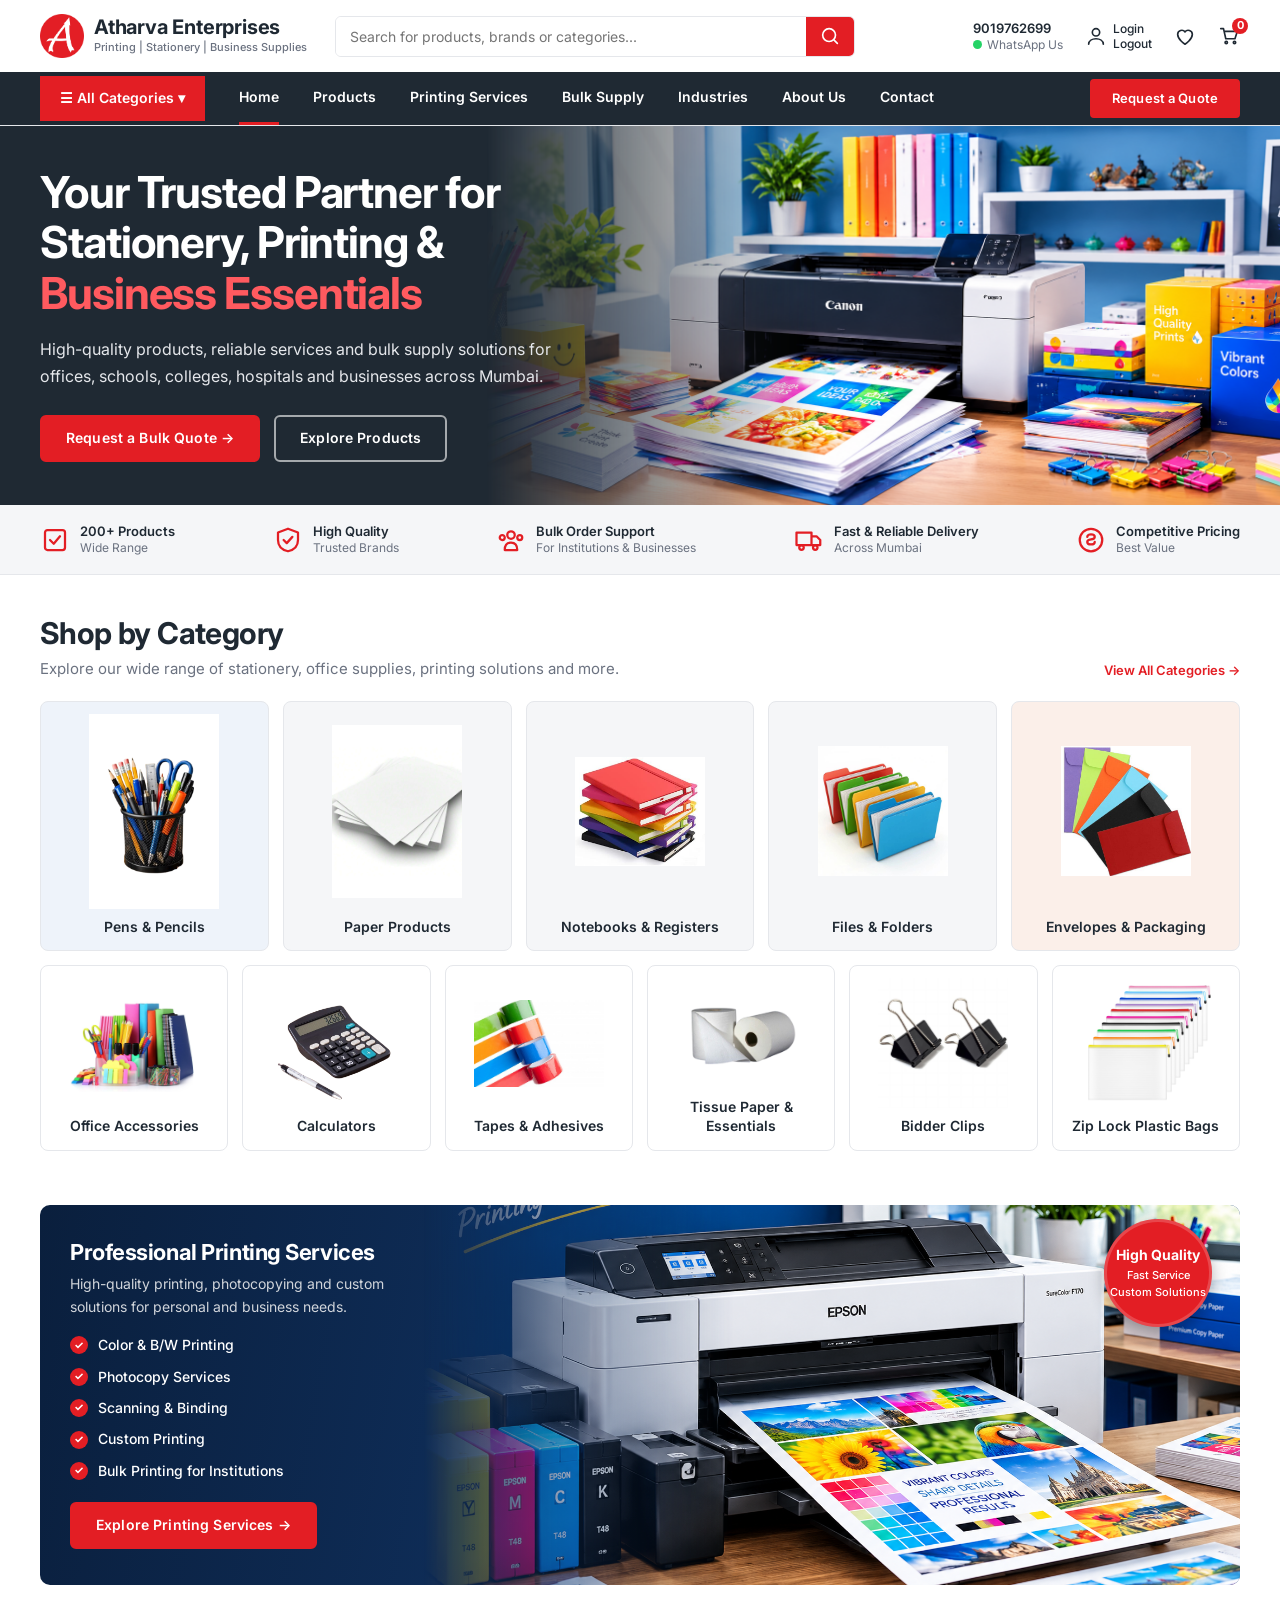
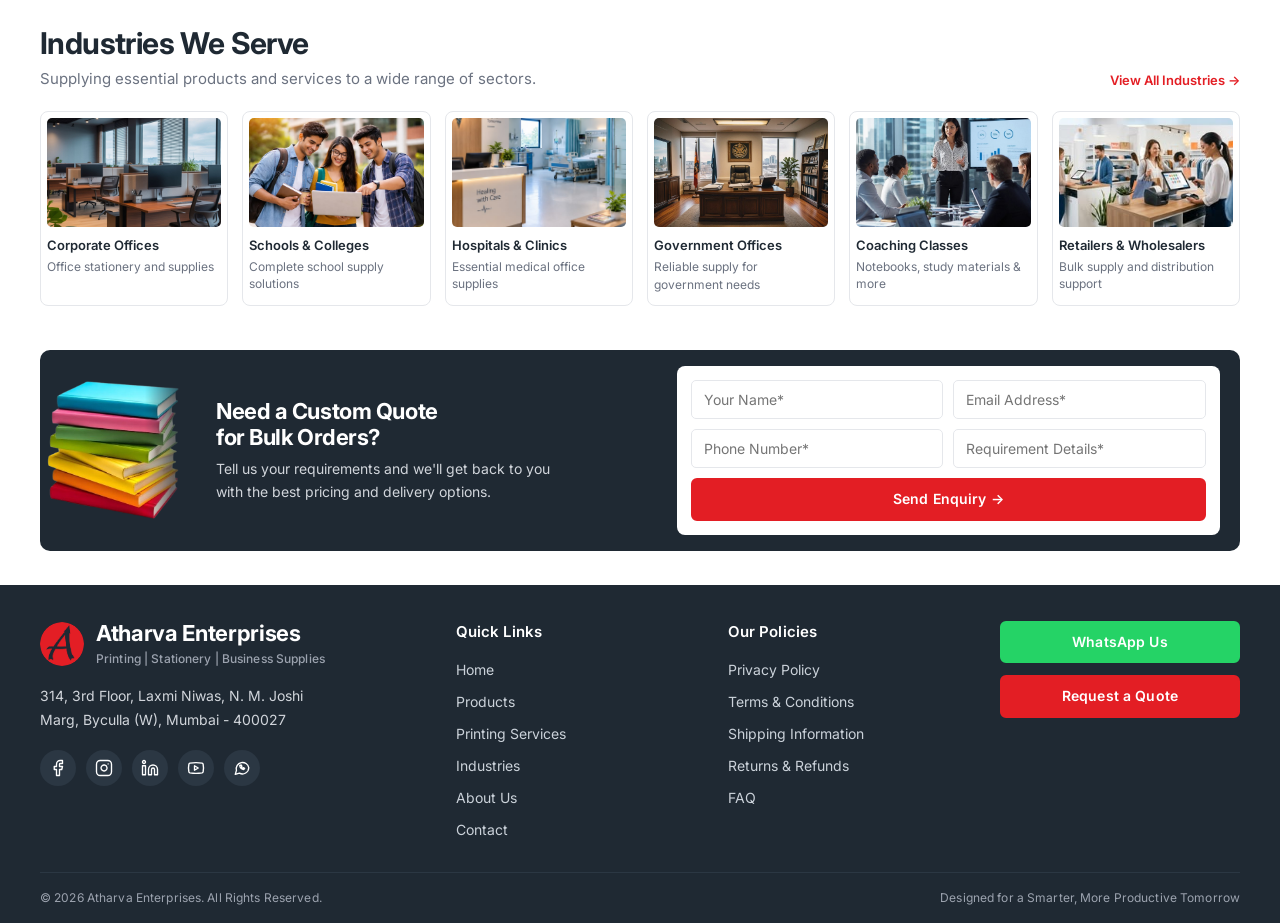
<file: index.html>
<!DOCTYPE html>
<html lang="en">
<head>
<meta charset="UTF-8">
<meta name="viewport" content="width=device-width, initial-scale=1">
<title>Atharva Enterprises | Stationery, Printing &amp; Business Essentials</title>
<link rel="icon" href="images/logo.png">
<link rel="preconnect" href="https://fonts.googleapis.com">
<link rel="preconnect" href="https://fonts.gstatic.com" crossorigin>
<link href="https://fonts.googleapis.com/css2?family=Inter:wght@400;500;600;700;800&display=swap" rel="stylesheet">
<link rel="stylesheet" href="css/style.css">
</head>
<body>

<!-- HEADER -->
<header class="header">
  <div class="container header__top">
    <a class="logo" href="#">
      <img src="images/logo.png" alt="Atharva Enterprises logo">
      <span><strong>Atharva Enterprises</strong><small>Printing | Stationery | Business Supplies</small></span>
    </a>
    <form class="search" role="search" onsubmit="return false">
      <input type="search" placeholder="Search for products, brands or categories..." aria-label="Search">
      <button type="submit" aria-label="Search"><svg viewBox="0 0 24 24"><circle cx="11" cy="11" r="7"/><path d="m20 20-3.5-3.5"/></svg></button>
    </form>
    <div class="header__actions">
      <a class="contact" href="tel:9019762699"><strong>9019762699</strong><span class="wa">WhatsApp Us</span></a>
      <a class="icon-link" href="#"><svg viewBox="0 0 24 24"><circle cx="12" cy="8" r="4"/><path d="M4 21c0-4 4-6 8-6s8 2 8 6"/></svg><span>Login<br>Logout</span></a>
      <a class="icon-link" href="#" aria-label="Wishlist"><svg viewBox="0 0 24 24"><path d="M12 21s-8-5-8-11a4.5 4.5 0 0 1 8-2.5A4.5 4.5 0 0 1 20 10c0 6-8 11-8 11z"/></svg></a>
      <a class="icon-link cart" href="#" aria-label="Cart"><svg viewBox="0 0 24 24"><path d="M3 4h3l2.5 11h10L21 7H7"/><circle cx="9" cy="19" r="1.3"/><circle cx="18" cy="19" r="1.3"/></svg><b>0</b></a>
    </div>
  </div>
  <nav class="nav">
    <div class="container nav__inner">
      <button class="nav__all" type="button">&#9776; All Categories &#9662;</button>
      <ul>
        <li><a href="index.html" aria-current="page">Home</a></li>
        <li><a href="#">Products</a></li>
        <li><a href="#">Printing Services</a></li>
        <li><a href="#">Bulk Supply</a></li>
        <li><a href="#">Industries</a></li>
        <li><a href="about.html">About Us</a></li>
        <li><a href="contact.html">Contact</a></li>
      </ul>
      <a class="btn btn--sm" href="#quote">Request a Quote</a>
    </div>
  </nav>
</header>

<main>
<!-- HERO -->
<section class="hero">
  <div class="container hero__inner">
    <div class="hero__text">
      <h1>Your Trusted Partner for<br><strong>Stationery, Printing &amp;<br><em>Business Essentials</em></strong></h1>
      <p>High-quality products, reliable services and bulk supply solutions for offices, schools, colleges, hospitals and businesses across Mumbai.</p>
      <div class="hero__btns">
        <a class="btn" href="#quote">Request a Bulk Quote &rarr;</a>
        <a class="btn btn--ghost" href="#categories">Explore Products</a>
      </div>
    </div>
  </div>
</section>

<!-- TRUST BAR -->
<section class="trust">
  <ul class="container trust__list">
    <li><svg viewBox="0 0 24 24"><rect x="4" y="4" width="16" height="16" rx="2"/><path d="m8 12 3 3 5-6"/></svg><span><strong>200+ Products</strong>Wide Range</span></li>
    <li><svg viewBox="0 0 24 24"><path d="M12 3 4 6v6c0 5 3.5 8 8 9 4.5-1 8-4 8-9V6z"/><path d="m8.5 12 2.5 2.5 4.5-5"/></svg><span><strong>High Quality</strong>Trusted Brands</span></li>
    <li><svg viewBox="0 0 24 24"><circle cx="12" cy="8" r="3"/><circle cx="5" cy="10" r="2"/><circle cx="19" cy="10" r="2"/><path d="M7 20c0-4 2-6 5-6s5 2 5 6z"/></svg><span><strong>Bulk Order Support</strong>For Institutions &amp; Businesses</span></li>
    <li><svg viewBox="0 0 24 24"><path d="M2 6h12v10H2zM14 9h4l3 3v4h-7"/><circle cx="6" cy="18" r="1.8"/><circle cx="17" cy="18" r="1.8"/></svg><span><strong>Fast &amp; Reliable Delivery</strong>Across Mumbai</span></li>
    <li><svg viewBox="0 0 24 24"><circle cx="12" cy="12" r="9"/><path d="M9 9.5c0-1.5 1.5-2 3-2s3 .7 3 2-1.5 1.8-3 2-3 .7-3 2 1.5 2 3 2 3-.5 3-2"/></svg><span><strong>Competitive Pricing</strong>Best Value</span></li>
  </ul>
</section>

<!-- SHOP BY CATEGORY -->
<section class="section" id="categories">
  <div class="container">
    <div class="section__head">
      <div>
        <h2>Shop by Category</h2>
        <p>Explore our wide range of stationery, office supplies, printing solutions and more.</p>
      </div>
      <a class="link" href="#">View All Categories &rarr;</a>
    </div>
    <div class="cats cats--5">
      <a class="cat cat--blue" href="#"><img src="images/pencil.png" alt="Pens &amp; Pencils"><span>Pens &amp; Pencils</span></a>
      <a class="cat cat--grey" href="#"><img src="images/paper.jpg" alt="Paper Products"><span>Paper Products</span></a>
      <a class="cat cat--grey" href="#"><img src="images/notebook.jpg" alt="Notebooks &amp; Registers"><span>Notebooks &amp; Registers</span></a>
      <a class="cat cat--grey" href="#"><img src="images/file.jpg" alt="Files &amp; Folders"><span>Files &amp; Folders</span></a>
      <a class="cat cat--peach" href="#"><img src="images/envolp.jpg" alt="Envelopes &amp; Packaging"><span>Envelopes &amp; Packaging</span></a>
    </div>
    <div class="cats cats--6">
      <a class="cat" href="#"><img src="images/cat-office.jpg" alt="Office Accessories"><span>Office Accessories</span></a>
      <a class="cat" href="#"><img src="images/cat-calculators.png" alt="Calculators"><span>Calculators</span></a>
      <a class="cat" href="#"><img src="images/cat-tapes.jpg" alt="Tapes &amp; Adhesives"><span>Tapes &amp; Adhesives</span></a>
      <a class="cat" href="#"><img src="images/tissu.png" alt="Tissue Paper &amp; Essentials"><span>Tissue Paper &amp; Essentials</span></a>
      <a class="cat" href="#"><img src="images/clip.jpg" alt="Printing Services"><span>Bidder Clips</span></a>
      <a class="cat" href="#"><img src="images/plastic.jpg" alt="School Supplies"><span>Zip Lock Plastic Bags</span></a>
    </div>
  </div>
</section>

<!-- PRINTING SERVICES -->
<section class="container">
  <div class="print">
    <div class="print__text">
      <h2>Professional Printing Services</h2>
      <p>High-quality printing, photocopying and custom solutions for personal and business needs.</p>
      <ul>
        <li>Color &amp; B/W Printing</li>
        <li>Photocopy Services</li>
        <li>Scanning &amp; Binding</li>
        <li>Custom Printing</li>
        <li>Bulk Printing for Institutions</li>
      </ul>
      <a class="btn" href="#">Explore Printing Services &rarr;</a>
    </div>
    <img class="print__img" src="images/printing.png" alt="Large format printer">
    <div class="badge"><strong>High Quality</strong><span>Fast Service</span><span>Custom Solutions</span></div>
  </div>
</section>

<!-- INDUSTRIES -->
<section class="section">
  <div class="container">
    <div class="section__head">
      <div>
        <h2>Industries We Serve</h2>
        <p>Supplying essential products and services to a wide range of sectors.</p>
      </div>
      <a class="link" href="#">View All Industries &rarr;</a>
    </div>
    <div class="inds">
      <a class="ind" href="#"><img src="images/cooprate.jpg" alt="Corporate Offices"><strong>Corporate Offices</strong><span>Office stationery and supplies</span></a>
      <a class="ind" href="#"><img src="images/school.jpg" alt="Schools &amp; Colleges"><strong>Schools &amp; Colleges</strong><span>Complete school supply solutions</span></a>
      <a class="ind" href="#"><img src="images/hospital.jpg" alt="Hospitals &amp; Clinics"><strong>Hospitals &amp; Clinics</strong><span>Essential medical office supplies</span></a>
      <a class="ind" href="#"><img src="images/goverment.jpg" alt="Government Offices"><strong>Government Offices</strong><span>Reliable supply for government needs</span></a>
      <a class="ind" href="#"><img src="images/coaching.jpg" alt="Coaching Classes"><strong>Coaching Classes</strong><span>Notebooks, study materials &amp; more</span></a>
      <a class="ind" href="#"><img src="images/retailer.jpg" alt="Retailers &amp; Wholesalers"><strong>Retailers &amp; Wholesalers</strong><span>Bulk supply and distribution support</span></a>
    </div>
  </div>
</section>

<!-- QUOTE -->
<section class="container" id="quote">
  <div class="quote">
    <img class="quote__img" src="images/cta.png" alt="Stack of books">
    <div class="quote__text">
      <h2>Need a Custom Quote<br>for Bulk Orders?</h2>
      <p>Tell us your requirements and we'll get back to you with the best pricing and delivery options.</p>
    </div>
    <form class="quote__form" onsubmit="return false">
      <input type="text" placeholder="Your Name*" aria-label="Your Name" required>
      <input type="email" placeholder="Email Address*" aria-label="Email Address" required>
      <input type="tel" placeholder="Phone Number*" aria-label="Phone Number" required>
      <input type="text" placeholder="Requirement Details*" aria-label="Requirement Details" required>
      <button class="btn" type="submit">Send Enquiry &rarr;</button>
    </form>
  </div>
</section>
</main>

<!-- FOOTER -->
<footer class="footer">
  <div class="container footer__inner">
    <div class="footer__brand">
      <a class="logo" href="#">
        <img src="images/logo.png" alt="Atharva Enterprises logo">
        <span><strong>Atharva Enterprises</strong><small>Printing | Stationery | Business Supplies</small></span>
      </a>
      <p>314, 3rd Floor, Laxmi Niwas, N. M. Joshi Marg, Byculla (W), Mumbai - 400027</p>
      <div class="social">
        <a href="#" target="_blank" rel="noopener" aria-label="Facebook"><svg viewBox="0 0 24 24"><path d="M18 2h-3a5 5 0 0 0-5 5v3H7v4h3v8h4v-8h3l1-4h-4V7a1 1 0 0 1 1-1h3z"/></svg></a>
        <a href="#" target="_blank" rel="noopener" aria-label="Instagram"><svg viewBox="0 0 24 24"><rect x="2" y="2" width="20" height="20" rx="5"/><path d="M16 11.4A4 4 0 1 1 12.6 8 4 4 0 0 1 16 11.4z"/><path d="M17.5 6.5h.01"/></svg></a>
        <a href="#" target="_blank" rel="noopener" aria-label="LinkedIn"><svg viewBox="0 0 24 24"><path d="M16 8a6 6 0 0 1 6 6v7h-4v-7a2 2 0 0 0-4 0v7h-4v-7a6 6 0 0 1 6-6z"/><rect x="2" y="9" width="4" height="12"/><circle cx="4" cy="4" r="2"/></svg></a>
        <a href="#" target="_blank" rel="noopener" aria-label="YouTube"><svg viewBox="0 0 24 24"><path d="M2.5 17a24 24 0 0 1 0-10 2 2 0 0 1 1.4-1.4 49.6 49.6 0 0 1 16.2 0A2 2 0 0 1 21.5 7a24 24 0 0 1 0 10 2 2 0 0 1-1.4 1.4 49.6 49.6 0 0 1-16.2 0A2 2 0 0 1 2.5 17z"/><path d="m10 15 5-3-5-3z"/></svg></a>
        <a href="https://wa.me/919019762699" target="_blank" rel="noopener" aria-label="WhatsApp"><svg viewBox="0 0 24 24"><path d="M21 11.5a8.4 8.4 0 0 1-12.4 7.4L3 20.5l1.6-5.4A8.4 8.4 0 1 1 21 11.5z"/><path d="M9 8.5c0 3 2.5 5.500 5.500 5.500l1-1.500-1.800-.9-.8.800a4 4 0 0 1-1.800-1.800l.8-.8-.9-1.800z"/></svg></a>
      </div>
    </div>
    <div class="footer__col">
      <h3>Quick Links</h3>
      <a href="#">Home</a><a href="#">Products</a><a href="#">Printing Services</a><a href="#">Industries</a><a href="about.html">About Us</a><a href="contact.html">Contact</a>
    </div>
    <div class="footer__col">
      <h3>Our Policies</h3>
      <a href="#">Privacy Policy</a><a href="#">Terms &amp; Conditions</a><a href="#">Shipping Information</a><a href="#">Returns &amp; Refunds</a><a href="#">FAQ</a>
    </div>
    <div class="footer__cta">
      <a class="btn btn--wa" href="https://wa.me/919019762699">WhatsApp Us</a>
      <a class="btn" href="#quote">Request a Quote</a>
    </div>
  </div>
  <div class="footer__bar container">
    <span>&copy; 2026 Atharva Enterprises. All Rights Reserved.</span>
    <span>Designed for a Smarter, More Productive Tomorrow</span>
  </div>
</footer>

</body>
</html>
</file>
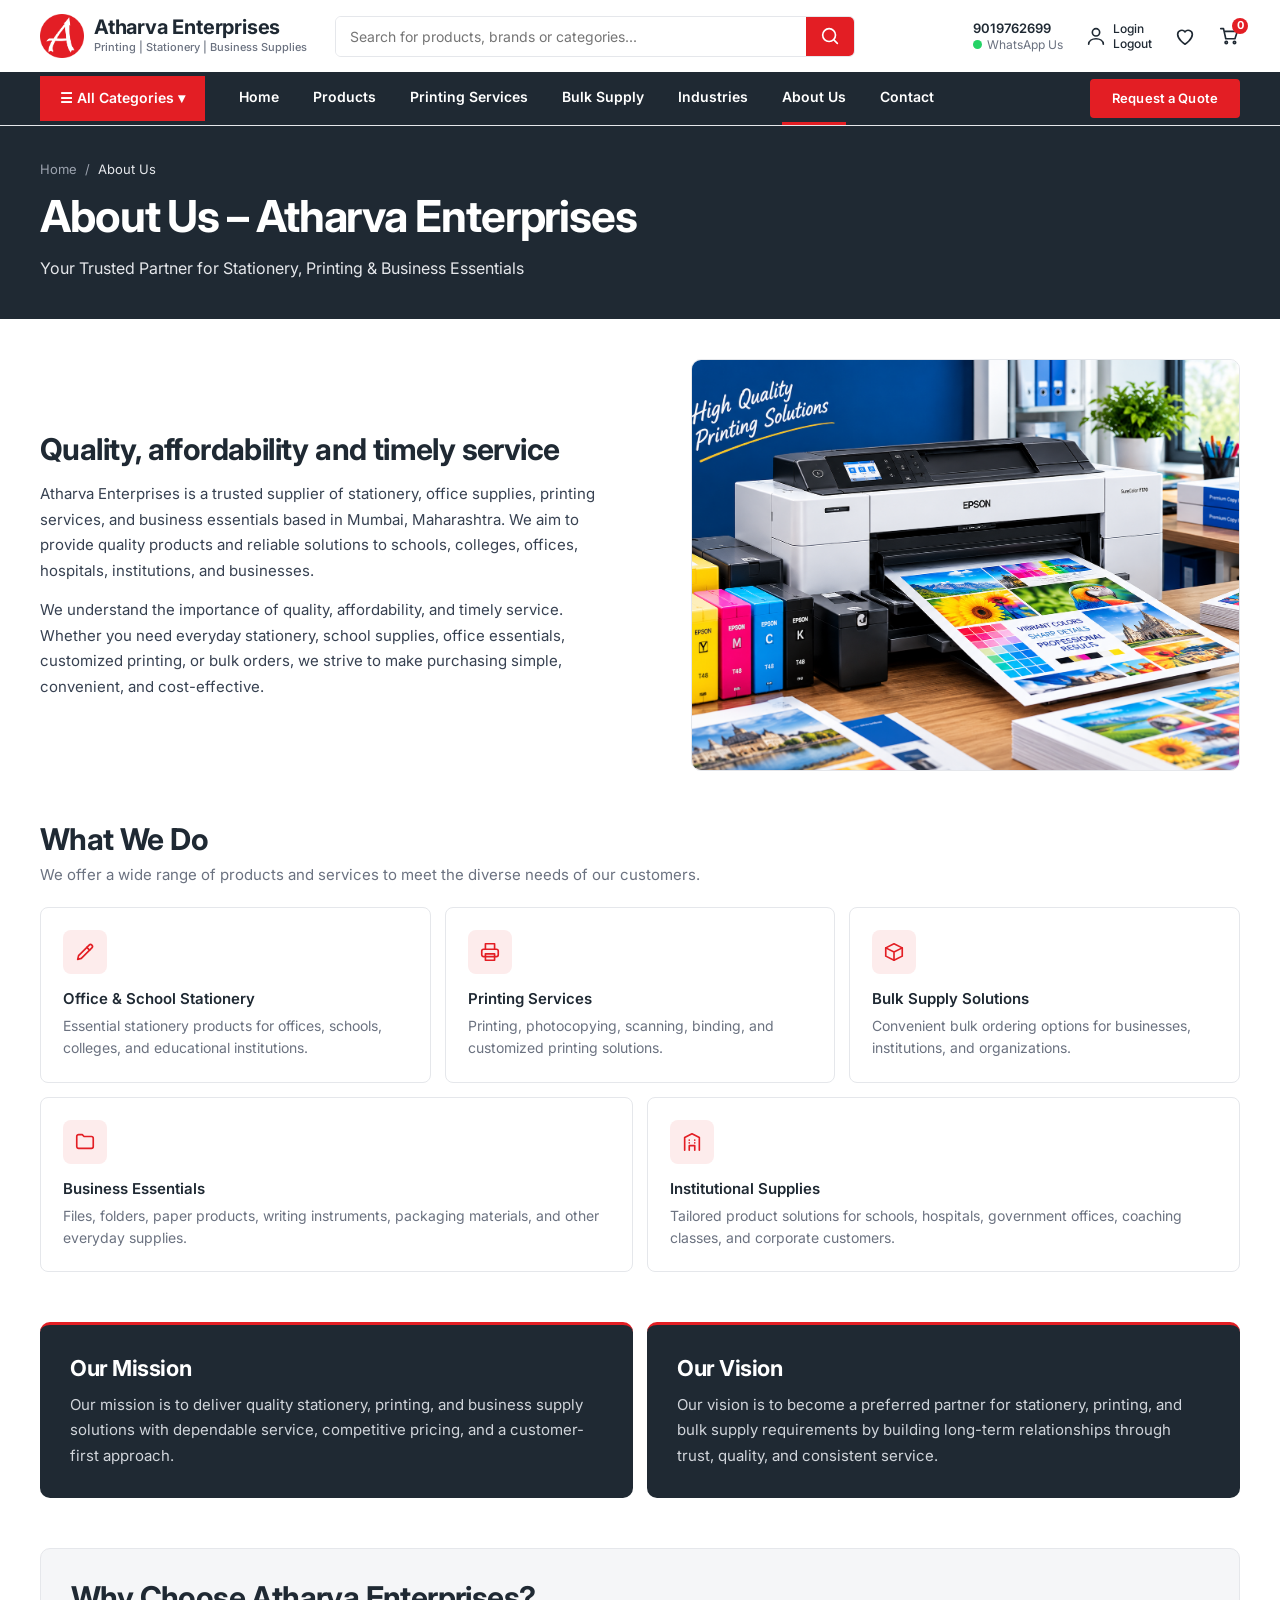
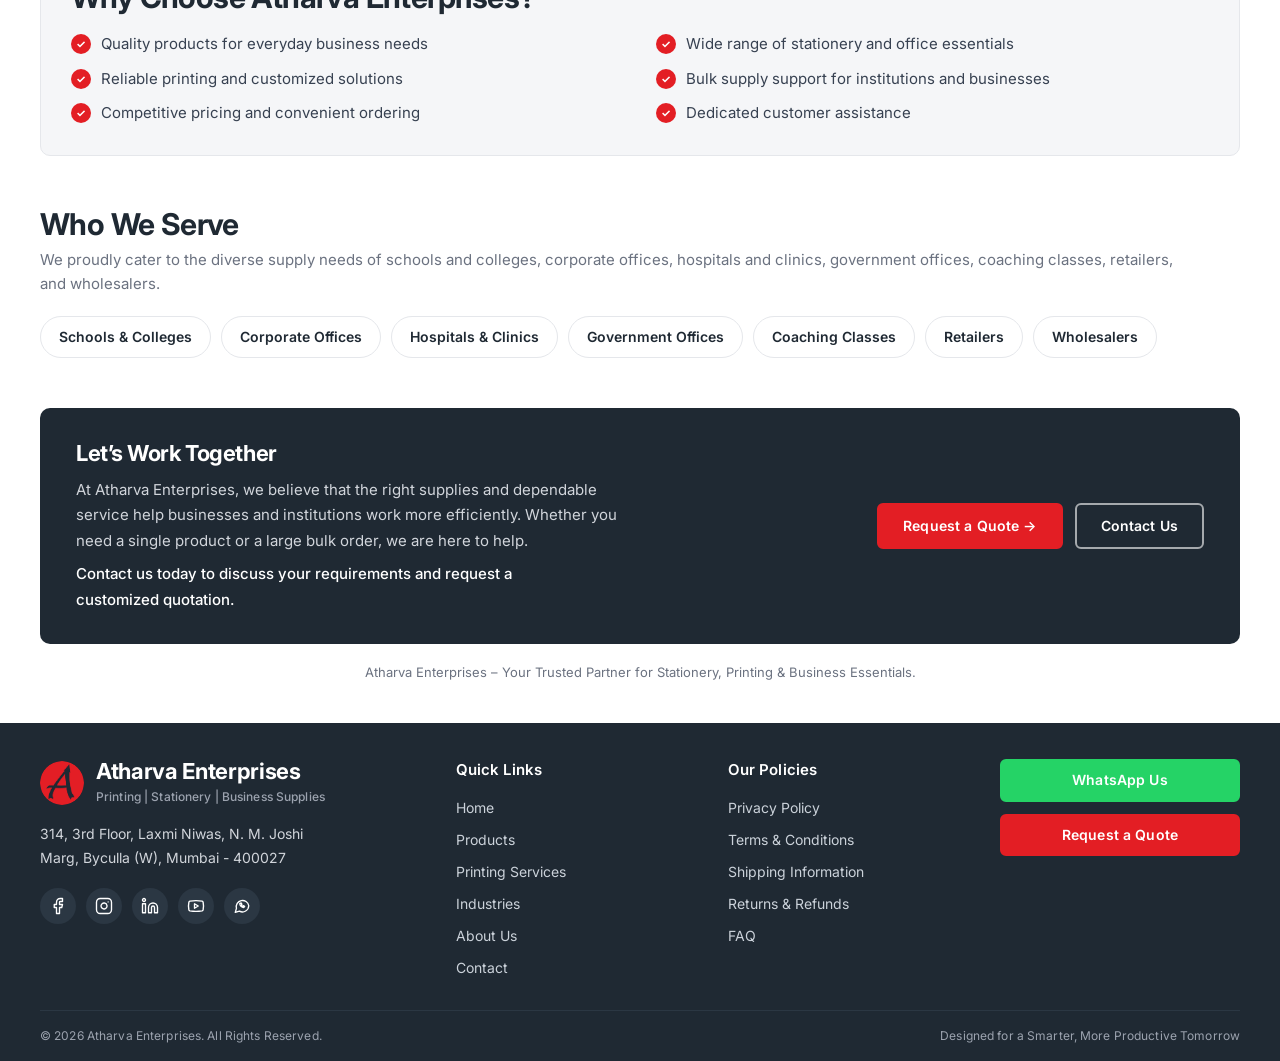
<file: about.html>
<!DOCTYPE html>
<html lang="en">
<head>
<meta charset="UTF-8">
<meta name="viewport" content="width=device-width, initial-scale=1">
<title>About Us | Atharva Enterprises</title>
<meta name="description" content="Atharva Enterprises is a trusted Mumbai supplier of stationery, office supplies, printing services and business essentials for schools, offices, hospitals and institutions.">
<link rel="icon" href="images/logo.png">
<link rel="preconnect" href="https://fonts.googleapis.com">
<link rel="preconnect" href="https://fonts.gstatic.com" crossorigin>
<link href="https://fonts.googleapis.com/css2?family=Inter:wght@400;500;600;700;800&display=swap" rel="stylesheet">
<link rel="stylesheet" href="css/style.css">
</head>
<body>

<!-- HEADER -->
<header class="header">
  <div class="container header__top">
    <a class="logo" href="index.html">
      <img src="images/logo.png" alt="Atharva Enterprises logo">
      <span><strong>Atharva Enterprises</strong><small>Printing | Stationery | Business Supplies</small></span>
    </a>
    <form class="search" role="search" onsubmit="return false">
      <input type="search" placeholder="Search for products, brands or categories..." aria-label="Search">
      <button type="submit" aria-label="Search"><svg viewBox="0 0 24 24"><circle cx="11" cy="11" r="7"/><path d="m20 20-3.5-3.5"/></svg></button>
    </form>
    <div class="header__actions">
      <a class="contact" href="tel:9019762699"><strong>9019762699</strong><span class="wa">WhatsApp Us</span></a>
      <a class="icon-link" href="#"><svg viewBox="0 0 24 24"><circle cx="12" cy="8" r="4"/><path d="M4 21c0-4 4-6 8-6s8 2 8 6"/></svg><span>Login<br>Logout</span></a>
      <a class="icon-link" href="#" aria-label="Wishlist"><svg viewBox="0 0 24 24"><path d="M12 21s-8-5-8-11a4.5 4.5 0 0 1 8-2.5A4.5 4.5 0 0 1 20 10c0 6-8 11-8 11z"/></svg></a>
      <a class="icon-link cart" href="#" aria-label="Cart"><svg viewBox="0 0 24 24"><path d="M3 4h3l2.5 11h10L21 7H7"/><circle cx="9" cy="19" r="1.3"/><circle cx="18" cy="19" r="1.3"/></svg><b>0</b></a>
    </div>
  </div>
  <nav class="nav">
    <div class="container nav__inner">
      <button class="nav__all" type="button">&#9776; All Categories &#9662;</button>
      <ul>
        <li><a href="index.html">Home</a></li>
        <li><a href="index.html#categories">Products</a></li>
        <li><a href="#">Printing Services</a></li>
        <li><a href="index.html#quote">Bulk Supply</a></li>
        <li><a href="#">Industries</a></li>
        <li><a href="about.html" aria-current="page">About Us</a></li>
        <li><a href="contact.html">Contact</a></li>
      </ul>
      <a class="btn btn--sm" href="index.html#quote">Request a Quote</a>
    </div>
  </nav>
</header>

<main>
<!-- PAGE HEADER -->
<section class="page-hero">
  <div class="container">
    <nav class="crumbs" aria-label="Breadcrumb"><a href="index.html">Home</a><span aria-hidden="true">/</span><span aria-current="page">About Us</span></nav>
    <h1>About Us &ndash; Atharva Enterprises</h1>
    <p>Your Trusted Partner for Stationery, Printing &amp; Business Essentials</p>
  </div>
</section>

<!-- INTRO -->
<section class="section">
  <div class="container about-intro">
    <div class="about-intro__text">
      <h2>Quality, affordability and timely service</h2>
      <p>Atharva Enterprises is a trusted supplier of stationery, office supplies, printing services, and business essentials based in Mumbai, Maharashtra. We aim to provide quality products and reliable solutions to schools, colleges, offices, hospitals, institutions, and businesses.</p>
      <p>We understand the importance of quality, affordability, and timely service. Whether you need everyday stationery, school supplies, office essentials, customized printing, or bulk orders, we strive to make purchasing simple, convenient, and cost-effective.</p>
    </div>
    <img class="about-intro__img" src="images/printing.png" alt="Large format printer at Atharva Enterprises">
  </div>
</section>

<!-- WHAT WE DO -->
<section class="section">
  <div class="container">
    <div class="section__head">
      <div>
        <h2>What We Do</h2>
        <p>We offer a wide range of products and services to meet the diverse needs of our customers.</p>
      </div>
    </div>
    <div class="about-cards">
      <article class="about-card"><span class="about-card__icon"><svg viewBox="0 0 24 24"><path d="M4 20l1-4L16.5 4.5a2.1 2.1 0 0 1 3 3L8 19z"/><path d="m14 7 3 3"/></svg></span><h3>Office &amp; School Stationery</h3><p>Essential stationery products for offices, schools, colleges, and educational institutions.</p></article>
      <article class="about-card"><span class="about-card__icon"><svg viewBox="0 0 24 24"><path d="M7 9V3h10v6"/><rect x="3" y="9" width="18" height="8" rx="2"/><path d="M7 14h10v7H7z"/></svg></span><h3>Printing Services</h3><p>Printing, photocopying, scanning, binding, and customized printing solutions.</p></article>
      <article class="about-card"><span class="about-card__icon"><svg viewBox="0 0 24 24"><path d="M3 7.5 12 3l9 4.5v9L12 21l-9-4.5z"/><path d="m3 7.5 9 4.5 9-4.5M12 12v9"/></svg></span><h3>Bulk Supply Solutions</h3><p>Convenient bulk ordering options for businesses, institutions, and organizations.</p></article>
      <article class="about-card"><span class="about-card__icon"><svg viewBox="0 0 24 24"><path d="M3 6a2 2 0 0 1 2-2h4l2 2h8a2 2 0 0 1 2 2v9a2 2 0 0 1-2 2H5a2 2 0 0 1-2-2z"/></svg></span><h3>Business Essentials</h3><p>Files, folders, paper products, writing instruments, packaging materials, and other everyday supplies.</p></article>
      <article class="about-card"><span class="about-card__icon"><svg viewBox="0 0 24 24"><path d="M4 21V7l8-4 8 4v14"/><path d="M9 21v-5h6v5M9 10h.01M15 10h.01M9 13h.01M15 13h.01"/></svg></span><h3>Institutional Supplies</h3><p>Tailored product solutions for schools, hospitals, government offices, coaching classes, and corporate customers.</p></article>
    </div>
  </div>
</section>

<!-- MISSION & VISION -->
<section class="section">
  <div class="container mv">
    <div class="mv__panel">
      <h2>Our Mission</h2>
      <p>Our mission is to deliver quality stationery, printing, and business supply solutions with dependable service, competitive pricing, and a customer-first approach.</p>
    </div>
    <div class="mv__panel">
      <h2>Our Vision</h2>
      <p>Our vision is to become a preferred partner for stationery, printing, and bulk supply requirements by building long-term relationships through trust, quality, and consistent service.</p>
    </div>
  </div>
</section>

<!-- WHY CHOOSE -->
<section class="section">
  <div class="container">
    <div class="why">
      <h2>Why Choose Atharva Enterprises?</h2>
      <ul class="why__list">
        <li>Quality products for everyday business needs</li>
        <li>Wide range of stationery and office essentials</li>
        <li>Reliable printing and customized solutions</li>
        <li>Bulk supply support for institutions and businesses</li>
        <li>Competitive pricing and convenient ordering</li>
        <li>Dedicated customer assistance</li>
      </ul>
    </div>
  </div>
</section>

<!-- WHO WE SERVE -->
<section class="section">
  <div class="container">
    <div class="section__head">
      <div>
        <h2>Who We Serve</h2>
        <p>We proudly cater to the diverse supply needs of schools and colleges, corporate offices, hospitals and clinics, government offices, coaching classes, retailers, and wholesalers.</p>
      </div>
    </div>
    <ul class="chips">
      <li>Schools &amp; Colleges</li>
      <li>Corporate Offices</li>
      <li>Hospitals &amp; Clinics</li>
      <li>Government Offices</li>
      <li>Coaching Classes</li>
      <li>Retailers</li>
      <li>Wholesalers</li>
    </ul>
  </div>
</section>

<!-- CTA -->
<section class="section about-end">
  <div class="container">
    <div class="cta-band">
      <div class="cta-band__text">
        <h2>Let&rsquo;s Work Together</h2>
        <p>At Atharva Enterprises, we believe that the right supplies and dependable service help businesses and institutions work more efficiently. Whether you need a single product or a large bulk order, we are here to help.</p>
        <p>Contact us today to discuss your requirements and request a customized quotation.</p>
      </div>
      <div class="cta-band__btns">
        <a class="btn" href="index.html#quote">Request a Quote &rarr;</a>
        <a class="btn btn--ghost" href="contact.html">Contact Us</a>
      </div>
    </div>
    <p class="about-tagline">Atharva Enterprises &ndash; Your Trusted Partner for Stationery, Printing &amp; Business Essentials.</p>
  </div>
</section>
</main>

<!-- FOOTER -->
<footer class="footer">
  <div class="container footer__inner">
    <div class="footer__brand">
      <a class="logo" href="index.html">
        <img src="images/logo.png" alt="Atharva Enterprises logo">
        <span><strong>Atharva Enterprises</strong><small>Printing | Stationery | Business Supplies</small></span>
      </a>
      <p>314, 3rd Floor, Laxmi Niwas, N. M. Joshi Marg, Byculla (W), Mumbai - 400027</p>
      <div class="social">
        <a href="#" target="_blank" rel="noopener" aria-label="Facebook"><svg viewBox="0 0 24 24"><path d="M18 2h-3a5 5 0 0 0-5 5v3H7v4h3v8h4v-8h3l1-4h-4V7a1 1 0 0 1 1-1h3z"/></svg></a>
        <a href="#" target="_blank" rel="noopener" aria-label="Instagram"><svg viewBox="0 0 24 24"><rect x="2" y="2" width="20" height="20" rx="5"/><path d="M16 11.4A4 4 0 1 1 12.6 8 4 4 0 0 1 16 11.4z"/><path d="M17.5 6.5h.01"/></svg></a>
        <a href="#" target="_blank" rel="noopener" aria-label="LinkedIn"><svg viewBox="0 0 24 24"><path d="M16 8a6 6 0 0 1 6 6v7h-4v-7a2 2 0 0 0-4 0v7h-4v-7a6 6 0 0 1 6-6z"/><rect x="2" y="9" width="4" height="12"/><circle cx="4" cy="4" r="2"/></svg></a>
        <a href="#" target="_blank" rel="noopener" aria-label="YouTube"><svg viewBox="0 0 24 24"><path d="M2.5 17a24 24 0 0 1 0-10 2 2 0 0 1 1.4-1.4 49.6 49.6 0 0 1 16.2 0A2 2 0 0 1 21.5 7a24 24 0 0 1 0 10 2 2 0 0 1-1.4 1.4 49.6 49.6 0 0 1-16.2 0A2 2 0 0 1 2.5 17z"/><path d="m10 15 5-3-5-3z"/></svg></a>
        <a href="https://wa.me/919019762699" target="_blank" rel="noopener" aria-label="WhatsApp"><svg viewBox="0 0 24 24"><path d="M21 11.5a8.4 8.4 0 0 1-12.4 7.4L3 20.5l1.6-5.4A8.4 8.4 0 1 1 21 11.5z"/><path d="M9 8.5c0 3 2.5 5.500 5.500 5.500l1-1.500-1.800-.9-.8.800a4 4 0 0 1-1.800-1.800l.8-.8-.9-1.800z"/></svg></a>
      </div>
    </div>
    <div class="footer__col">
      <h3>Quick Links</h3>
      <a href="index.html">Home</a><a href="index.html#categories">Products</a><a href="#">Printing Services</a><a href="#">Industries</a><a href="about.html">About Us</a><a href="contact.html">Contact</a>
    </div>
    <div class="footer__col">
      <h3>Our Policies</h3>
      <a href="#">Privacy Policy</a><a href="#">Terms &amp; Conditions</a><a href="#">Shipping Information</a><a href="#">Returns &amp; Refunds</a><a href="#">FAQ</a>
    </div>
    <div class="footer__cta">
      <a class="btn btn--wa" href="https://wa.me/919019762699">WhatsApp Us</a>
      <a class="btn" href="index.html#quote">Request a Quote</a>
    </div>
  </div>
  <div class="footer__bar container">
    <span>&copy; 2026 Atharva Enterprises. All Rights Reserved.</span>
    <span>Designed for a Smarter, More Productive Tomorrow</span>
  </div>
</footer>

</body>
</html>
</file>
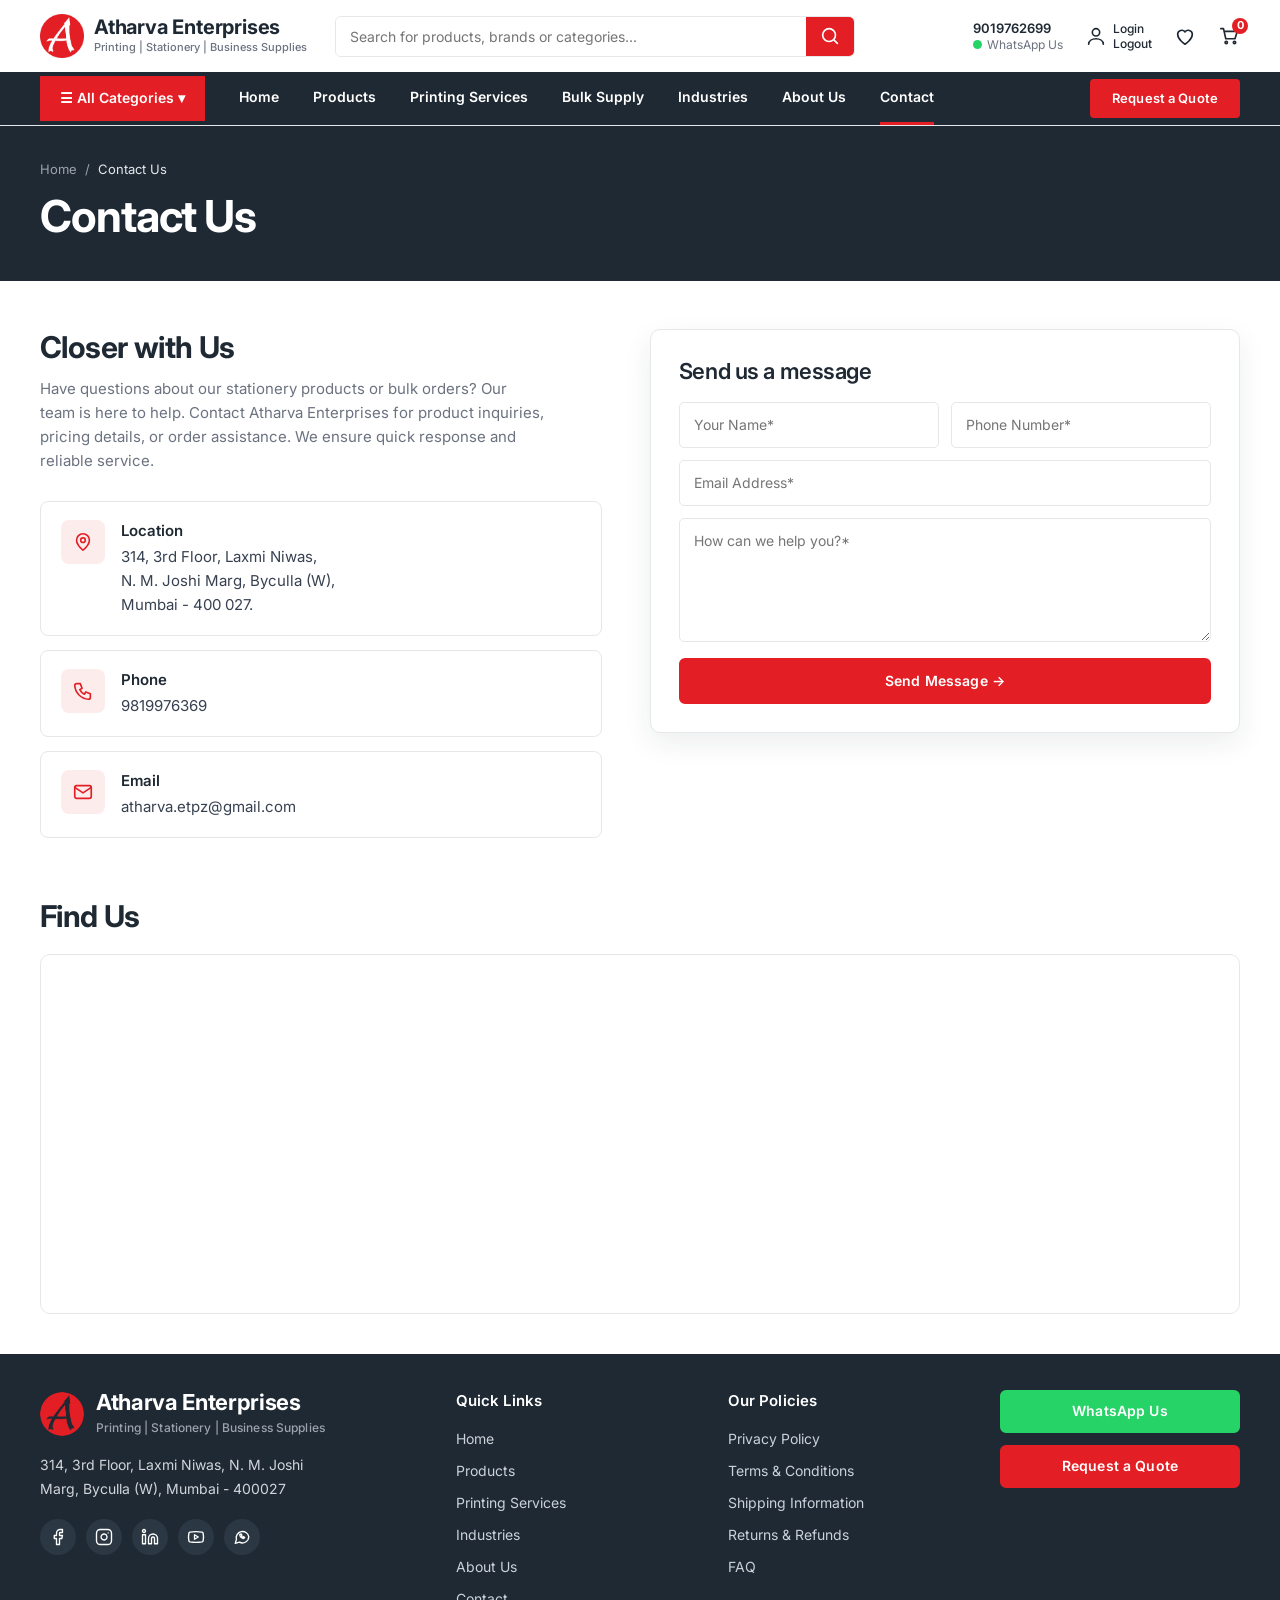
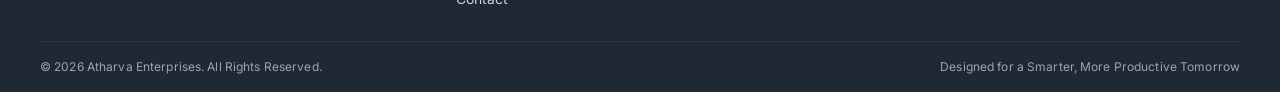
<file: contact.html>
<!DOCTYPE html>
<html lang="en">
<head>
<meta charset="UTF-8">
<meta name="viewport" content="width=device-width, initial-scale=1">
<title>Contact Us | Atharva Enterprises</title>
<link rel="icon" href="images/logo.png">
<link rel="preconnect" href="https://fonts.googleapis.com">
<link rel="preconnect" href="https://fonts.gstatic.com" crossorigin>
<link href="https://fonts.googleapis.com/css2?family=Inter:wght@400;500;600;700;800&display=swap" rel="stylesheet">
<link rel="stylesheet" href="css/style.css">
</head>
<body>

<!-- HEADER -->
<header class="header">
  <div class="container header__top">
    <a class="logo" href="index.html">
      <img src="images/logo.png" alt="Atharva Enterprises logo">
      <span><strong>Atharva Enterprises</strong><small>Printing | Stationery | Business Supplies</small></span>
    </a>
    <form class="search" role="search" onsubmit="return false">
      <input type="search" placeholder="Search for products, brands or categories..." aria-label="Search">
      <button type="submit" aria-label="Search"><svg viewBox="0 0 24 24"><circle cx="11" cy="11" r="7"/><path d="m20 20-3.5-3.5"/></svg></button>
    </form>
    <div class="header__actions">
      <a class="contact" href="tel:9019762699"><strong>9019762699</strong><span class="wa">WhatsApp Us</span></a>
      <a class="icon-link" href="#"><svg viewBox="0 0 24 24"><circle cx="12" cy="8" r="4"/><path d="M4 21c0-4 4-6 8-6s8 2 8 6"/></svg><span>Login<br>Logout</span></a>
      <a class="icon-link" href="#" aria-label="Wishlist"><svg viewBox="0 0 24 24"><path d="M12 21s-8-5-8-11a4.5 4.5 0 0 1 8-2.5A4.5 4.5 0 0 1 20 10c0 6-8 11-8 11z"/></svg></a>
      <a class="icon-link cart" href="#" aria-label="Cart"><svg viewBox="0 0 24 24"><path d="M3 4h3l2.5 11h10L21 7H7"/><circle cx="9" cy="19" r="1.3"/><circle cx="18" cy="19" r="1.3"/></svg><b>0</b></a>
    </div>
  </div>
  <nav class="nav">
    <div class="container nav__inner">
      <button class="nav__all" type="button">&#9776; All Categories &#9662;</button>
      <ul>
        <li><a href="index.html">Home</a></li>
        <li><a href="index.html#categories">Products</a></li>
        <li><a href="#">Printing Services</a></li>
        <li><a href="index.html#quote">Bulk Supply</a></li>
        <li><a href="#">Industries</a></li>
        <li><a href="about.html">About Us</a></li>
        <li><a href="contact.html" aria-current="page">Contact</a></li>
      </ul>
      <a class="btn btn--sm" href="index.html#quote">Request a Quote</a>
    </div>
  </nav>
</header>

<main>
<!-- PAGE HEADER -->
<section class="page-hero">
  <div class="container">
    <nav class="crumbs" aria-label="Breadcrumb"><a href="index.html">Home</a><span aria-hidden="true">/</span><span aria-current="page">Contact Us</span></nav>
    <h1>Contact Us</h1>
  </div>
</section>

<!-- CONTACT -->
<section class="section contact-page" id="contact">
  <div class="container contact__grid">
    <div class="contact__info">
      <h2>Closer with Us</h2>
      <p>Have questions about our stationery products or bulk orders? Our team is here to help. Contact Atharva Enterprises for product inquiries, pricing details, or order assistance. We ensure quick response and reliable service.</p>
      <ul class="contact__list">
        <li class="contact__item">
          <span class="contact__icon"><svg viewBox="0 0 24 24"><path d="M12 21s7-6.2 7-11a7 7 0 0 0-14 0c0 4.8 7 11 7 11z"/><circle cx="12" cy="10" r="2.5"/></svg></span>
          <div><h3>Location</h3><address>314, 3rd Floor, Laxmi Niwas,<br>N. M. Joshi Marg, Byculla (W),<br>Mumbai - 400 027.</address></div>
        </li>
        <li class="contact__item">
          <span class="contact__icon"><svg viewBox="0 0 24 24"><path d="M5 4h4l2 5-2.5 1.5a11 11 0 0 0 5 5L15 13l5 2v4a2 2 0 0 1-2 2A16 16 0 0 1 3 6a2 2 0 0 1 2-2z"/></svg></span>
          <div><h3>Phone</h3><a href="tel:9819976369">9819976369</a></div>
        </li>
        <li class="contact__item">
          <span class="contact__icon"><svg viewBox="0 0 24 24"><rect x="3" y="5" width="18" height="14" rx="2"/><path d="m3 7 9 6 9-6"/></svg></span>
          <div><h3>Email</h3><a href="mailto:atharva.etpz@gmail.com">atharva.etpz@gmail.com</a></div>
        </li>
      </ul>
    </div>

    <form class="contact__form" id="contactForm">
      <h3>Send us a message</h3>
      <div class="contact__fields">
        <input type="text" name="name" placeholder="Your Name*" aria-label="Your Name" required>
        <input type="tel" name="phone" placeholder="Phone Number*" aria-label="Phone Number" required>
        <input type="email" name="email" class="full" placeholder="Email Address*" aria-label="Email Address" required>
        <textarea name="message" class="full" rows="5" placeholder="How can we help you?*" aria-label="Your message" required></textarea>
      </div>
      <button class="btn" type="submit">Send Message &rarr;</button>
    </form>
  </div>
</section>

<!-- MAP -->
<section class="section map">
  <div class="container">
    <div class="section__head"><div><h2>Find Us</h2></div></div>
    <iframe title="Atharva Enterprises location map" loading="lazy" referrerpolicy="no-referrer-when-downgrade" src="https://maps.google.com/maps?q=Laxmi%20Niwas%2C%20N.%20M.%20Joshi%20Marg%2C%20Byculla%20West%2C%20Mumbai%20400027&amp;output=embed"></iframe>
  </div>
</section>
</main>

<!-- FOOTER -->
<footer class="footer">
  <div class="container footer__inner">
    <div class="footer__brand">
      <a class="logo" href="index.html">
        <img src="images/logo.png" alt="Atharva Enterprises logo">
        <span><strong>Atharva Enterprises</strong><small>Printing | Stationery | Business Supplies</small></span>
      </a>
      <p>314, 3rd Floor, Laxmi Niwas, N. M. Joshi Marg, Byculla (W), Mumbai - 400027</p>
      <div class="social">
        <a href="#" target="_blank" rel="noopener" aria-label="Facebook"><svg viewBox="0 0 24 24"><path d="M18 2h-3a5 5 0 0 0-5 5v3H7v4h3v8h4v-8h3l1-4h-4V7a1 1 0 0 1 1-1h3z"/></svg></a>
        <a href="#" target="_blank" rel="noopener" aria-label="Instagram"><svg viewBox="0 0 24 24"><rect x="2" y="2" width="20" height="20" rx="5"/><path d="M16 11.4A4 4 0 1 1 12.6 8 4 4 0 0 1 16 11.4z"/><path d="M17.5 6.5h.01"/></svg></a>
        <a href="#" target="_blank" rel="noopener" aria-label="LinkedIn"><svg viewBox="0 0 24 24"><path d="M16 8a6 6 0 0 1 6 6v7h-4v-7a2 2 0 0 0-4 0v7h-4v-7a6 6 0 0 1 6-6z"/><rect x="2" y="9" width="4" height="12"/><circle cx="4" cy="4" r="2"/></svg></a>
        <a href="#" target="_blank" rel="noopener" aria-label="YouTube"><svg viewBox="0 0 24 24"><path d="M2.5 17a24 24 0 0 1 0-10 2 2 0 0 1 1.4-1.4 49.6 49.6 0 0 1 16.2 0A2 2 0 0 1 21.5 7a24 24 0 0 1 0 10 2 2 0 0 1-1.4 1.4 49.6 49.6 0 0 1-16.2 0A2 2 0 0 1 2.5 17z"/><path d="m10 15 5-3-5-3z"/></svg></a>
        <a href="https://wa.me/919019762699" target="_blank" rel="noopener" aria-label="WhatsApp"><svg viewBox="0 0 24 24"><path d="M21 11.5a8.4 8.4 0 0 1-12.4 7.4L3 20.5l1.6-5.4A8.4 8.4 0 1 1 21 11.5z"/><path d="M9 8.5c0 3 2.5 5.500 5.500 5.500l1-1.500-1.800-.9-.8.800a4 4 0 0 1-1.800-1.800l.8-.8-.9-1.800z"/></svg></a>
      </div>
    </div>
    <div class="footer__col">
      <h3>Quick Links</h3>
      <a href="index.html">Home</a><a href="index.html#categories">Products</a><a href="#">Printing Services</a><a href="#">Industries</a><a href="about.html">About Us</a><a href="contact.html">Contact</a>
    </div>
    <div class="footer__col">
      <h3>Our Policies</h3>
      <a href="#">Privacy Policy</a><a href="#">Terms &amp; Conditions</a><a href="#">Shipping Information</a><a href="#">Returns &amp; Refunds</a><a href="#">FAQ</a>
    </div>
    <div class="footer__cta">
      <a class="btn btn--wa" href="https://wa.me/919019762699">WhatsApp Us</a>
      <a class="btn" href="index.html#quote">Request a Quote</a>
    </div>
  </div>
  <div class="footer__bar container">
    <span>&copy; 2026 Atharva Enterprises. All Rights Reserved.</span>
    <span>Designed for a Smarter, More Productive Tomorrow</span>
  </div>
</footer>

<script>
// Opens the visitor's email app with the message pre-filled (no backend needed).
document.getElementById('contactForm').addEventListener('submit', function (e) {
  e.preventDefault();
  var f = e.target;
  var body = 'Name: ' + f.name.value + '\nPhone: ' + f.phone.value + '\nEmail: ' + f.email.value + '\n\n' + f.message.value;
  window.location.href = 'mailto:atharva.etpz@gmail.com?subject=' + encodeURIComponent('Website enquiry from ' + f.name.value) + '&body=' + encodeURIComponent(body);
});
</script>

</body>
</html>
</file>
<file: css/style.css>
/* ===== Tokens ===== */
:root {
  --red: #E31E24;
  --red-dark: #B9151B;
  --red-light: #FF5A5F;
  --red-tint: #FDECEC;
  --char: #1F2933;
  --char-2: #2B3743;
  --text: #374151;
  --muted: #6B7280;
  --line: #E5E7EB;
  --bg: #FFFFFF;
  --bg-soft: #F5F6F8;
  --wa: #25D366;
  --radius: 8px;
  --font: "Inter", "Segoe UI", Arial, sans-serif;

  /* ---- Typography system ---- */
  --fw-regular: 400; --fw-medium: 500; --fw-semibold: 600; --fw-bold: 700;
  /* weight roles: change a role here and it updates everywhere */
  --fw-h1: var(--fw-bold);          /* hero heading              */
  --fw-h2: var(--fw-bold);          /* section / panel titles    */
  --fw-h3: var(--fw-semibold);      /* sub-headings, footer heads*/
  --fw-brand: var(--fw-bold);       /* logo / brand name         */
  --fw-nav: var(--fw-semibold);     /* navigation                */
  --fw-label: var(--fw-semibold);   /* category, card & link labels */
  --fw-button: var(--fw-semibold);  /* buttons and CTAs          */
  --fw-body: var(--fw-regular);     /* paragraphs, footer links  */
  --fw-caption: var(--fw-regular);  /* small text, copyright     */
  --fs-logo: 20px; --fs-logo-lg: 22px;
  --ls-ui: .01em;
  --fs-h1: clamp(28px, 1.6rem + 1.9vw, 44px);   /* hero heading   */
  --fs-h2: clamp(22px, 1.1rem + 1.3vw, 30px);   /* section titles */
  --fs-h3: clamp(18px, 1rem + 0.9vw, 22px);     /* panel titles   */
  --fs-lead: 16px;   /* hero paragraph             */
  --fs-body: 15px;   /* paragraphs, descriptions   */
  --fs-base: 14px;   /* nav, cards, buttons, forms */
  --fs-md: 13px;     /* labels, links, footer      */
  --fs-sm: 12px;     /* captions                   */
  --fs-xs: 11px;     /* tiny labels, badges        */
  --lh-tight: 1.2; --lh-snug: 1.4; --lh-body: 1.6;
  --ls-heading: -0.02em;
}

*, *::before, *::after { box-sizing: border-box; }
html { scroll-behavior: smooth; }
body { margin: 0; font-family: var(--font); font-size: var(--fs-body); font-weight: var(--fw-body); color: var(--text); background: var(--bg); line-height: var(--lh-body); -webkit-font-smoothing: antialiased; text-rendering: optimizeLegibility; }
button, input, select, textarea { font-family: inherit; }
img { display: block; max-width: 100%; }
a { color: inherit; text-decoration: none; }
ul { list-style: none; margin: 0; padding: 0; }
h1, h2, h3, p { margin: 0; }
h1, h2, h3 { line-height: var(--lh-tight); letter-spacing: var(--ls-heading); text-wrap: balance; }
h1 { font-weight: var(--fw-h1); }
h2 { font-weight: var(--fw-h2); }
h3 { font-weight: var(--fw-h3); }
p { text-wrap: pretty; font-weight: var(--fw-body); }
svg { width: 22px; height: 22px; fill: none; stroke: currentColor; stroke-width: 1.8; stroke-linecap: round; stroke-linejoin: round; flex: none; }
:focus-visible { outline: 3px solid var(--red); outline-offset: 2px; }
.container { width: min(1200px, 100% - 40px); margin-inline: auto; }

/* ===== Buttons ===== */
.btn { display: inline-flex; align-items: center; justify-content: center; gap: 6px; padding: 13px 24px; background: var(--red); color: #fff; font: var(--fw-button) var(--fs-base)/var(--lh-tight) var(--font); letter-spacing: var(--ls-ui); border: 2px solid var(--red); border-radius: 6px; cursor: pointer; transition: background .2s, border-color .2s; }
.btn:hover { background: var(--red-dark); border-color: var(--red-dark); }
.btn--sm { padding: 10px 20px; font-size: var(--fs-md); border-radius: 4px; }
.btn--ghost { background: transparent; border-color: rgba(255,255,255,.6); }
.btn--ghost:hover { background: #fff; color: var(--char); border-color: #fff; }
.btn--wa { background: var(--wa); border-color: var(--wa); }
.btn--wa:hover { background: #1EB556; border-color: #1EB556; }

/* ===== Header ===== */
.header { background: #fff; position: sticky; top: 0; z-index: 50; box-shadow: 0 1px 0 var(--line); }
.header__top { display: flex; align-items: center; gap: 28px; padding-block: 14px; }
.logo { display: flex; align-items: center; gap: 10px; }
.logo img { width: 44px; height: 44px; }
.logo strong { display: block; font-size: var(--fs-logo); font-weight: var(--fw-brand); letter-spacing: -0.01em; color: var(--char); line-height: 1.15; }
.logo small { display: block; font-size: var(--fs-xs); color: var(--muted); font-weight: var(--fw-medium); }
.search { flex: 1; display: flex; max-width: 520px; border: 1.5px solid var(--line); border-radius: 6px; overflow: hidden; }
.search input { flex: 1; border: 0; padding: 11px 14px; font: var(--fw-body) var(--fs-base) var(--font); color: var(--text); min-width: 0; background: #fff; }
.search input:focus { outline: none; }
.search:focus-within { border-color: var(--red); }
.search button { width: 48px; border: 0; background: var(--red); color: #fff; cursor: pointer; display: grid; place-items: center; }
.search button:hover { background: var(--red-dark); }
.header__actions { margin-left: auto; display: flex; align-items: center; gap: 22px; }
.contact { display: grid; font-size: var(--fs-md); line-height: 1.3; color: var(--char); }
.contact strong { font-weight: var(--fw-label); }
.wa { color: var(--muted); font-size: var(--fs-sm); font-weight: var(--fw-caption); }
.wa::before { content: ""; display: inline-block; width: 9px; height: 9px; margin-right: 5px; border-radius: 50%; background: var(--wa); }
.icon-link { display: flex; align-items: center; gap: 6px; color: var(--char); font-size: var(--fs-sm); font-weight: var(--fw-medium); line-height: 1.25; }
.icon-link:hover { color: var(--red); }
.cart { position: relative; }
.cart b { position: absolute; top: -7px; right: -8px; min-width: 16px; height: 16px; padding: 0 4px; border-radius: 8px; background: var(--red); color: #fff; font-size: var(--fs-xs); font-weight: var(--fw-bold); display: grid; place-items: center; }

.nav { background: var(--char); }
.nav__inner { display: flex; align-items: center; gap: 34px; }
.nav__all { background: var(--red); color: #fff; border: 0; padding: 14px 20px; font: var(--fw-nav) var(--fs-base)/var(--lh-tight) var(--font); cursor: pointer; }
.nav__all:hover { background: var(--red-dark); }
.nav ul { display: flex; gap: 34px; flex: 1; }
.nav ul a { display: block; padding: 14px 0; color: #fff; font-size: var(--fs-base); font-weight: var(--fw-nav); border-bottom: 3px solid transparent; }
.nav ul a:hover { border-color: var(--red); }

/* ===== Hero ===== */
.hero { position: relative; color: #fff; overflow: hidden; background: var(--char); }
/* image sits on the right and fades into the dark background on the left */
.hero::before { content: ""; position: absolute; top: 0; right: 0; bottom: 0; width: 62%; background: url("../images/banner.png") center / cover no-repeat; -webkit-mask-image: linear-gradient(90deg, transparent 0%, #000 42%); mask-image: linear-gradient(90deg, transparent 0%, #000 42%); }
.hero__inner { position: relative; z-index: 1; display: flex; align-items: center; min-height: 380px; }
.hero__text { padding: 38px 0 40px; position: relative; z-index: 1; }
.hero h1 { font-size: var(--fs-h1); font-weight: var(--fw-h1); line-height: 1.15; letter-spacing: -0.025em; }
.hero h1 strong { font-weight: inherit; }
.hero h1 em { font-style: normal; color: var(--red-light); }
.hero p { max-width: 540px; margin-top: 18px; font-size: var(--fs-lead); line-height: 1.65; color: #E5E7EB; }
.hero__btns { display: flex; flex-wrap: wrap; gap: 14px; margin-top: 26px; }

/* ===== Trust bar ===== */
.trust { background: var(--bg-soft); border-bottom: 1px solid var(--line); }
.trust__list { display: flex; justify-content: space-between; flex-wrap: wrap; gap: 16px 24px; padding-block: 18px; }
.trust li { display: flex; align-items: center; gap: 10px; font-size: var(--fs-sm); color: var(--muted); line-height: 1.3; }
.trust li svg { width: 30px; height: 30px; color: var(--red); }
.trust strong { display: block; color: var(--char); font-size: var(--fs-md); font-weight: var(--fw-label); }

/* ===== Sections ===== */
.section { padding: 40px 0 10px; }
.section__head { display: flex; justify-content: space-between; align-items: flex-end; gap: 16px; margin-bottom: 20px; }
.section h2 { font-size: var(--fs-h2); font-weight: var(--fw-h2); color: var(--char); }
.section__head p { margin-top: 6px; font-size: var(--fs-body); color: var(--muted); }
.link { color: var(--red); font-size: var(--fs-md); font-weight: var(--fw-label); white-space: nowrap; }
.link:hover { color: var(--red-dark); text-decoration: underline; }

/* Categories */
.cats { display: grid; gap: 14px; margin-bottom: 14px; }
.cats--5 { grid-template-columns: repeat(5, 1fr); }
.cats--6 { grid-template-columns: repeat(6, 1fr); }
.cat { display: flex; flex-direction: column; align-items: center; justify-content: space-between; gap: 8px; padding: 12px 8px 14px; border: 1px solid var(--line); border-radius: var(--radius); background: var(--bg-soft); text-align: center; font-size: var(--fs-base); font-weight: var(--fw-label); line-height: var(--lh-snug); color: var(--char); transition: border-color .2s, box-shadow .2s; }
.cats--5 .cat { min-height: 138px; }
.cats--6 .cat { background: #fff; }
.cat--blue { background: #EEF3FA; }
.cat--peach { background: #FBEFE9; }
.cat img { width: 100%; max-width: 130px; height: 100%; object-fit: contain;  }
.cat:hover { border-color: var(--red); box-shadow: 0 6px 16px rgba(31,41,51,.10); }

/* Printing services */
.print { position: relative; display: flex; align-items: center; min-height: 380px; margin-top: 30px; border-radius: 10px; overflow: hidden; background: linear-gradient(100deg, #0A1F3D 0%, #0F2F5C 45%, #14407A 100%); color: #fff; }
.print__text { flex: 0 0 48%; padding: 34px 30px 36px; position: relative; z-index: 1; }
.print h2 { color: #fff; font-size: var(--fs-h3); font-weight: var(--fw-h2); }
.print p { margin-top: 8px; font-size: var(--fs-base); color: #D1D5DB; max-width: 340px; }
.print ul { margin: 16px 0 20px; display: grid; gap: 9px; }
.print li { display: flex; align-items: center; gap: 10px; font-size: var(--fs-base); font-weight: var(--fw-medium); }
.print li::before { content: "\2713"; display: grid; place-items: center; width: 18px; height: 18px; border-radius: 50%; background: var(--red); color: #fff; font-size: var(--fs-xs); font-weight: var(--fw-bold); }
.print__img { position: absolute; top: 0; right: 0; z-index: 0; width: 68%; height: 100%; object-fit: cover; object-position: center; -webkit-mask-image: linear-gradient(90deg, transparent 0%, rgba(0,0,0,.55) 16%, #000 38%); mask-image: linear-gradient(90deg, transparent 0%, rgba(0,0,0,.55) 16%, #000 38%); }
.badge { position: absolute; top: 14px; right: 28px; width: 108px; height: 108px; border-radius: 50%; background: var(--red); display: grid; place-content: center; gap: 3px; text-align: center; color: #fff; font-family: var(--font); font-size: var(--fs-xs); font-weight: var(--fw-medium); line-height: 1.3; letter-spacing: 0; box-shadow: inset 0 0 0 3px rgba(255,255,255,.18), 0 6px 16px rgba(0,0,0,.3); }
.badge strong { font-size: var(--fs-base); font-weight: var(--fw-bold); line-height: 1.2; letter-spacing: -0.005em; margin-bottom: 1px; }

/* Industries */
.inds { display: grid; grid-template-columns: repeat(6, 1fr); gap: 14px; }
.ind { display: flex; flex-direction: column; gap: 3px; padding: 6px 6px 12px; border: 1px solid var(--line); border-radius: var(--radius); background: #fff; font-size: var(--fs-sm); color: var(--muted); line-height: 1.45; transition: border-color .2s, box-shadow .2s; }
.ind img { width: 100%; aspect-ratio: 91 / 57; object-fit: cover; border-radius: 5px; margin-bottom: 6px; }
.ind strong { font-size: var(--fs-md); font-weight: var(--fw-label); color: var(--char); }
.ind:hover { border-color: var(--red); box-shadow: 0 6px 16px rgba(31,41,51,.10); }

/* Quote */
.quote { display: grid; grid-template-columns: 150px 1fr 1.25fr; align-items: center; gap: 26px; margin: 34px 0; padding: 16px 20px 16px 0; background: var(--char); color: #fff; border-radius: 10px; overflow: hidden; }
.quote__img { width: 100%; height: 100%; min-height: 100px; object-fit: cover; -webkit-mask-image: linear-gradient(90deg, #000 70%, transparent); mask-image: linear-gradient(90deg, #000 70%, transparent); }
.quote h2 { color: #fff; font-size: var(--fs-h3); font-weight: var(--fw-h2); }
.quote__text p { margin-top: 8px; font-size: var(--fs-base); color: #D1D5DB; max-width: 360px; }
.quote__form { display: grid; grid-template-columns: 1fr 1fr; gap: 10px; padding: 14px; background: #fff; border-radius: var(--radius); }
.quote__form input { width: 100%; padding: 10px 12px; border: 1px solid var(--line); border-radius: 5px; font: var(--fw-body) var(--fs-base) var(--font); color: var(--text); background: #fff; }
.quote__form input:focus { outline: none; border-color: var(--red); box-shadow: 0 0 0 3px var(--red-tint); }
.quote__form .btn { grid-column: 1 / -1; padding: 11px 20px; font-size: var(--fs-base); }

/* ===== Footer ===== */
.footer { background: var(--char); color: #D1D5DB; font-family: var(--font); font-size: var(--fs-base); font-weight: var(--fw-body); line-height: var(--lh-body); }
.footer__inner { display: grid; grid-template-columns: 1.6fr 1fr 1fr 1fr; gap: 32px; padding-block: 36px 32px; align-items: start; }

/* Brand */
.footer .logo { gap: 12px; }
.footer .logo strong { font-size: var(--fs-logo-lg); font-weight: var(--fw-brand); letter-spacing: -0.015em; line-height: 1.15; color: #fff; }
.footer .logo small { margin-top: 3px; font-size: var(--fs-sm); font-weight: var(--fw-medium); letter-spacing: .01em; color: #9CA3AF; }
.footer .logo img { border-radius: 50%; }
.footer__brand p { margin-top: 16px; max-width: 290px; font-size: var(--fs-base); font-weight: var(--fw-body); line-height: 1.7; color: #D1D5DB; }
.footer__brand p strong, .footer__brand p b { font-weight: var(--fw-semibold); color: #fff; }
.social { display: flex; gap: 10px; margin-top: 18px; }
.social a { display: grid; place-items: center; width: 36px; height: 36px; border-radius: 50%; background: var(--char-2); color: #fff; transition: background .25s ease, transform .25s ease; }
.social a:hover { background: var(--red); transform: translateY(-2px); }
.social svg { width: 18px; height: 18px; }

/* Link columns */
.footer__col { display: grid; gap: 11px; align-content: start; }
.footer__col h3 { margin-bottom: 6px; font-size: var(--fs-body); font-weight: var(--fw-h3); letter-spacing: .005em; line-height: var(--lh-snug); color: #fff; }
.footer__col a { width: fit-content; font-size: var(--fs-base); font-weight: var(--fw-body); line-height: 1.5; color: #CBD2DA; transition: color .25s ease, transform .25s ease; }
.footer__col a:hover, .footer__col a:focus-visible { color: #fff; transform: translateX(3px); }

/* CTA buttons */
.footer__cta { display: grid; gap: 12px; justify-items: stretch; }
.footer__cta .btn { padding: 11px 16px; font-size: var(--fs-base); font-weight: var(--fw-button); letter-spacing: var(--ls-ui); }

/* Copyright bar */
.footer__bar { display: flex; justify-content: space-between; align-items: center; flex-wrap: wrap; gap: 8px 24px; padding-block: 16px; border-top: 1px solid var(--char-2); font-size: var(--fs-sm); font-weight: var(--fw-caption); letter-spacing: var(--ls-ui); line-height: 1.5; color: #9CA3AF; }

/* ===== Responsive ===== */
@media (max-width: 1024px) {
  .print__text { flex-basis: 56%; }
  .print__img { width: 62%; }
  .header__top { flex-wrap: wrap; gap: 14px; }
  .search { order: 3; flex-basis: 100%; max-width: none; }
  .cats--5, .cats--6, .inds { grid-template-columns: repeat(3, 1fr); }
  .quote { grid-template-columns: 1fr; padding: 22px; }
  .quote__img { display: none; }
  .footer__inner { grid-template-columns: 1fr 1fr; }
}
@media (max-width: 760px) {
  :root { --fs-lead: 15px; }
  .hero h1 br { display: none; }
  .nav ul, .nav .btn { display: none; }
  .header__actions { gap: 14px; }
  .contact, .icon-link span { display: none; }
  .hero::before { width: 100%; opacity: .35; -webkit-mask-image: none; mask-image: none; }
  .hero__inner { min-height: 0; }
    .trust__list { justify-content: flex-start; }
  .section__head { flex-direction: column; align-items: flex-start; }
  .print { min-height: 0; }
  .print__text { flex-basis: 100%; padding: 28px 22px 32px; }
  .print__img { width: 100%; opacity: .3; -webkit-mask-image: none; mask-image: none; }
  .badge { top: auto; bottom: 14px; }
  .quote__form { grid-template-columns: 1fr; }
  .cats--5, .cats--6, .inds { grid-template-columns: repeat(2, 1fr); }
}
@media (max-width: 1024px) {
  .footer__inner { gap: 32px 28px; padding-block: 32px 28px; }
  .footer__cta { grid-column: 1 / -1; grid-template-columns: 1fr 1fr; }
}
@media (max-width: 760px) {
  .footer .logo strong { font-size: var(--fs-logo); }
  .footer__col h3 { font-size: var(--fs-base); }
  .footer__bar { flex-direction: column; align-items: flex-start; gap: 4px; }
}
@media (max-width: 480px) {
  .footer__inner { grid-template-columns: 1fr; gap: 26px; padding-block: 28px 24px; }
  .footer__brand p { max-width: none; }
  .footer__cta { grid-template-columns: 1fr; }
}
@media (prefers-reduced-motion: reduce) { * { transition: none !important; scroll-behavior: auto !important; } }

/* ===== Contact page ===== */
.nav ul a[aria-current="page"] { border-color: var(--red); }

.page-hero { background: var(--char); color: #fff; padding: 34px 0 38px; }
.crumbs { display: flex; align-items: center; gap: 8px; margin-bottom: 10px; font-size: var(--fs-md); font-weight: var(--fw-body); color: #9CA3AF; }
.crumbs a { transition: color .25s ease; }
.crumbs a:hover { color: #fff; }
.crumbs [aria-current] { color: #E5E7EB; }
.page-hero h1 { font-size: var(--fs-h1); line-height: var(--lh-tight); letter-spacing: -0.025em; }

.contact-page { padding: 48px 0 20px; }
.contact__grid { display: grid; grid-template-columns: 1fr 1.05fr; gap: 48px; align-items: start; }
.contact__info h2 { font-size: var(--fs-h2); color: var(--char); }
.contact__info > p { margin-top: 12px; max-width: 520px; font-size: var(--fs-body); line-height: var(--lh-body); color: var(--muted); }
.contact__list { display: grid; gap: 14px; margin-top: 28px; }
.contact__item { display: flex; align-items: flex-start; gap: 16px; padding: 18px 20px; background: #fff; border: 1px solid var(--line); border-radius: var(--radius); transition: border-color .2s, box-shadow .2s; }
.contact__item:hover { border-color: var(--red); box-shadow: 0 6px 16px rgba(31,41,51,.10); }
.contact__icon { display: grid; place-items: center; flex: none; width: 44px; height: 44px; border-radius: var(--radius); background: var(--red-tint); color: var(--red); }
.contact__icon svg { width: 22px; height: 22px; }
.contact__item h3 { margin-bottom: 4px; font-size: var(--fs-body); line-height: var(--lh-snug); letter-spacing: 0; color: var(--char); }
.contact__item address, .contact__item a { display: block; font-style: normal; font-size: var(--fs-body); line-height: 1.6; color: var(--text); overflow-wrap: anywhere; transition: color .25s ease; }
.contact__item a:hover { color: var(--red); }

.contact__form { padding: 28px; background: #fff; border: 1px solid var(--line); border-radius: 10px; box-shadow: 0 10px 28px rgba(31,41,51,.08); }
.contact__form h3 { margin-bottom: 18px; font-size: var(--fs-h3); letter-spacing: var(--ls-heading); color: var(--char); }
.contact__fields { display: grid; grid-template-columns: 1fr 1fr; gap: 12px; margin-bottom: 16px; }
.contact__fields .full { grid-column: 1 / -1; }
.contact__form input, .contact__form textarea { width: 100%; padding: 12px 14px; border: 1px solid var(--line); border-radius: 5px; font: var(--fw-body) var(--fs-base)/var(--lh-snug) var(--font); color: var(--text); background: #fff; }
.contact__form textarea { resize: vertical; min-height: 120px; }
.contact__form input:focus, .contact__form textarea:focus { outline: none; border-color: var(--red); box-shadow: 0 0 0 3px var(--red-tint); }
.contact__form .btn { width: 100%; }

.map { padding-bottom: 40px; }
.map iframe { display: block; width: 100%; height: 360px; border: 1px solid var(--line); border-radius: 10px; }

@media (max-width: 1024px) {
  .contact__grid { grid-template-columns: 1fr; gap: 36px; }
  .contact__info > p { max-width: none; }
}
@media (max-width: 760px) {
  .page-hero { padding: 26px 0 30px; }
  .contact-page { padding-top: 36px; }
  .contact__form { padding: 22px 18px; }
  .contact__fields { grid-template-columns: 1fr; }
  .map iframe { height: 280px; }
}

/* ===== About page ===== */
.page-hero p { max-width: 620px; margin-top: 12px; font-size: var(--fs-lead); line-height: 1.65; color: #E5E7EB; }

.about-intro { display: grid; grid-template-columns: 1.1fr 1fr; gap: 48px; align-items: center; }
.about-intro__text h2 { margin-bottom: 14px; }
.about-intro__text p { max-width: 560px; font-size: var(--fs-body); line-height: 1.7; color: var(--text); }
.about-intro__text p + p { margin-top: 14px; }
.about-intro__img { width: 100%; aspect-ratio: 4 / 3; object-fit: cover; border-radius: 10px; border: 1px solid var(--line); }

.about-cards { display: grid; grid-template-columns: repeat(6, 1fr); gap: 14px; }
.about-card { grid-column: span 2; padding: 22px; background: #fff; border: 1px solid var(--line); border-radius: var(--radius); transition: border-color .2s, box-shadow .2s; }
.about-card:nth-child(n+4) { grid-column: span 3; }
.about-card:hover { border-color: var(--red); box-shadow: 0 6px 16px rgba(31,41,51,.10); }
.about-card__icon { display: grid; place-items: center; width: 44px; height: 44px; margin-bottom: 14px; border-radius: var(--radius); background: var(--red-tint); color: var(--red); }
.about-card h3 { margin-bottom: 6px; font-size: var(--fs-body); line-height: var(--lh-snug); letter-spacing: 0; color: var(--char); }
.about-card p { font-size: var(--fs-base); line-height: 1.6; color: var(--muted); }

.mv { display: grid; grid-template-columns: 1fr 1fr; gap: 14px; }
.mv__panel { padding: 30px; background: var(--char); color: #fff; border-radius: 10px; border-top: 3px solid var(--red); }
.mv__panel h2 { margin-bottom: 10px; font-size: var(--fs-h3); color: #fff; }
.mv__panel p { font-size: var(--fs-body); line-height: 1.7; color: #D1D5DB; }

.why { padding: 30px; background: var(--bg-soft); border: 1px solid var(--line); border-radius: 10px; }
.why h2 { margin-bottom: 18px; font-size: var(--fs-h2); color: var(--char); }
.why__list { display: grid; grid-template-columns: 1fr 1fr; gap: 12px 32px; }
.why__list li { display: flex; align-items: flex-start; gap: 10px; font-size: var(--fs-body); line-height: 1.5; color: var(--text); }
.why__list li::before { content: "\2713"; display: grid; place-items: center; flex: none; width: 20px; height: 20px; margin-top: 1px; border-radius: 50%; background: var(--red); color: #fff; font-size: var(--fs-xs); font-weight: var(--fw-bold); }

.chips { display: flex; flex-wrap: wrap; gap: 10px; }
.chips li { padding: 9px 18px; background: #fff; border: 1px solid var(--line); border-radius: 999px; font-size: var(--fs-base); font-weight: var(--fw-label); color: var(--char); }

.about-end { padding-bottom: 40px; }
.cta-band { display: flex; align-items: center; justify-content: space-between; gap: 32px; padding: 32px 36px; background: var(--char); color: #fff; border-radius: 10px; }
.cta-band h2 { margin-bottom: 10px; font-size: var(--fs-h3); color: #fff; }
.cta-band p { max-width: 560px; font-size: var(--fs-body); line-height: 1.7; color: #D1D5DB; }
.cta-band p + p { margin-top: 8px; color: #fff; font-weight: var(--fw-medium); }
.cta-band__btns { display: flex; flex-wrap: wrap; gap: 12px; flex: none; }
.about-tagline { margin-top: 18px; font-size: var(--fs-md); color: var(--muted); text-align: center; }

@media (max-width: 1024px) {
  .about-intro { grid-template-columns: 1fr; gap: 28px; }
  .about-intro__text p { max-width: none; }
  .about-cards { grid-template-columns: repeat(2, 1fr); }
  .about-card, .about-card:nth-child(n+4) { grid-column: auto; }
  .about-card:last-child { grid-column: 1 / -1; }
  .cta-band { flex-direction: column; align-items: flex-start; }
}
@media (max-width: 760px) {
  .mv, .why__list, .about-cards { grid-template-columns: 1fr; }
  .about-card:last-child { grid-column: auto; }
  .mv__panel, .why, .cta-band { padding: 24px 20px; }
  .cta-band__btns .btn { flex: 1 1 100%; }
  .about-tagline { text-align: left; }
}
</file>
